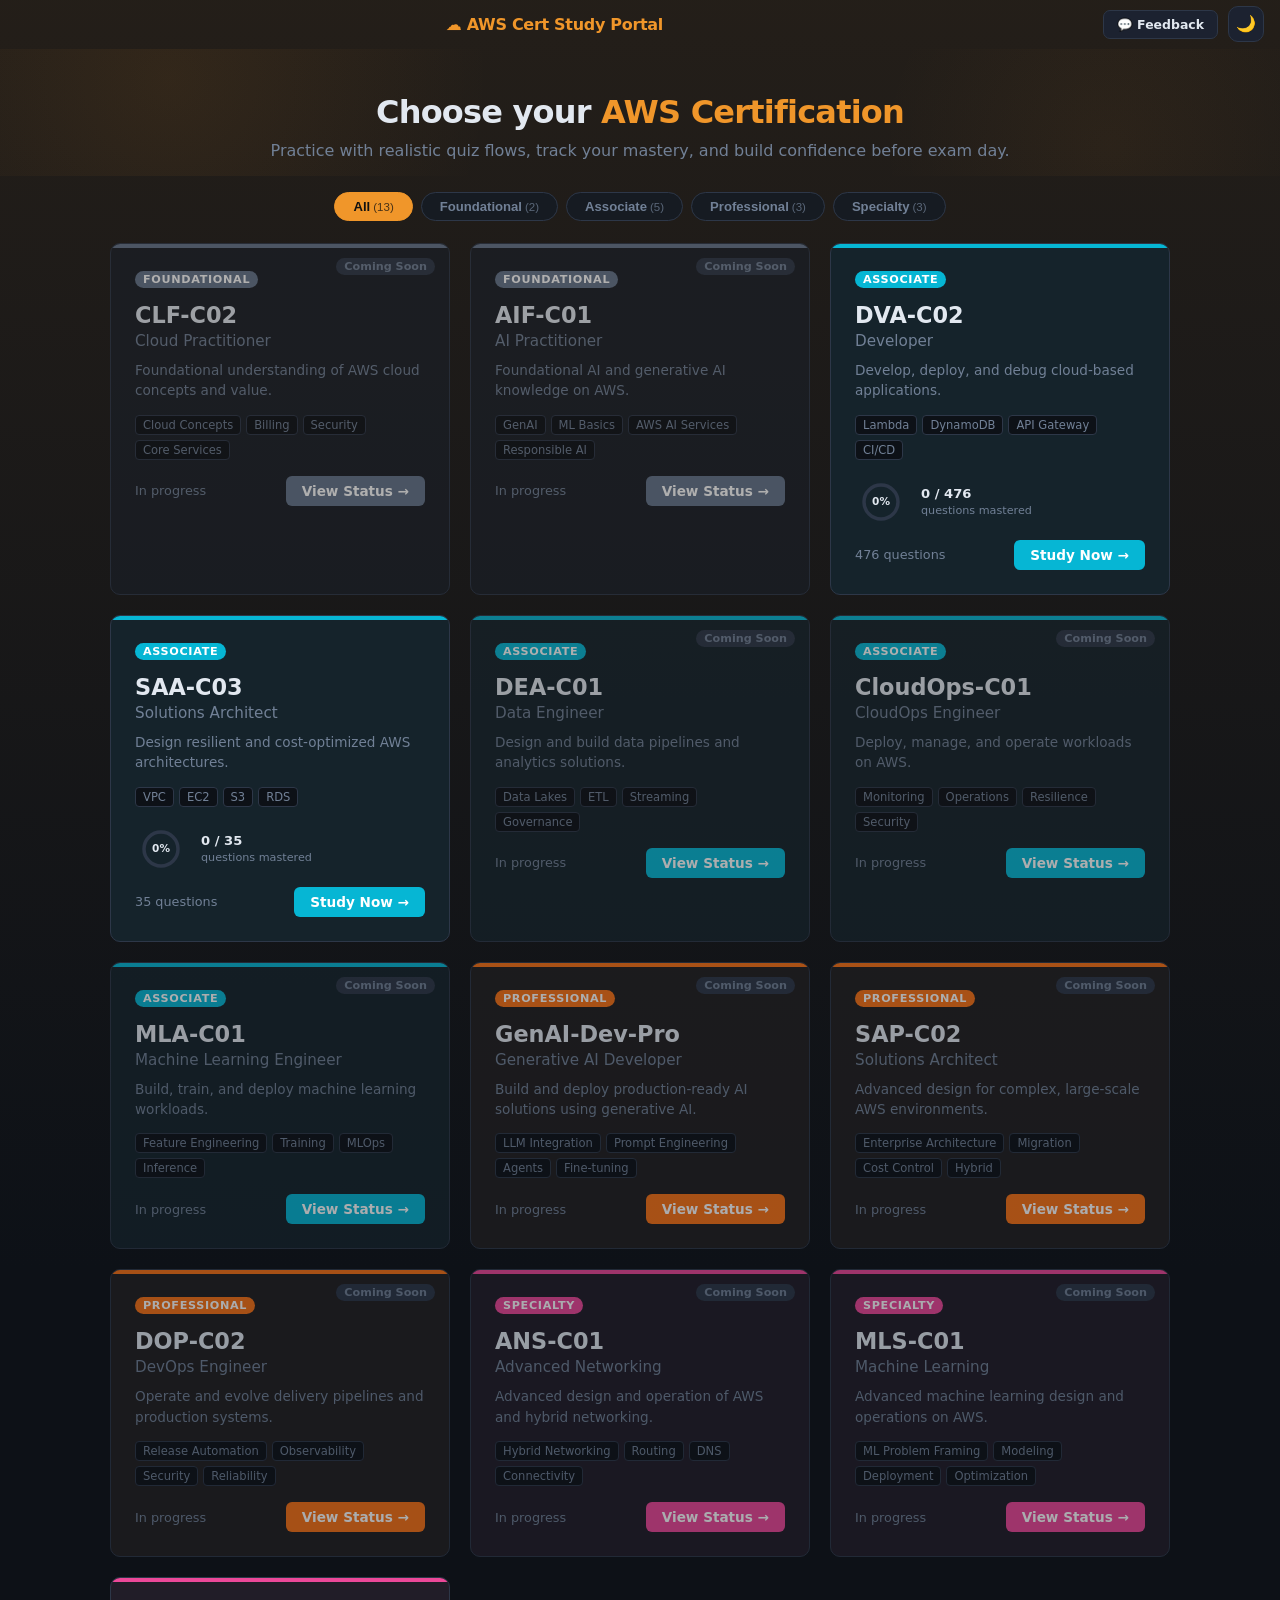
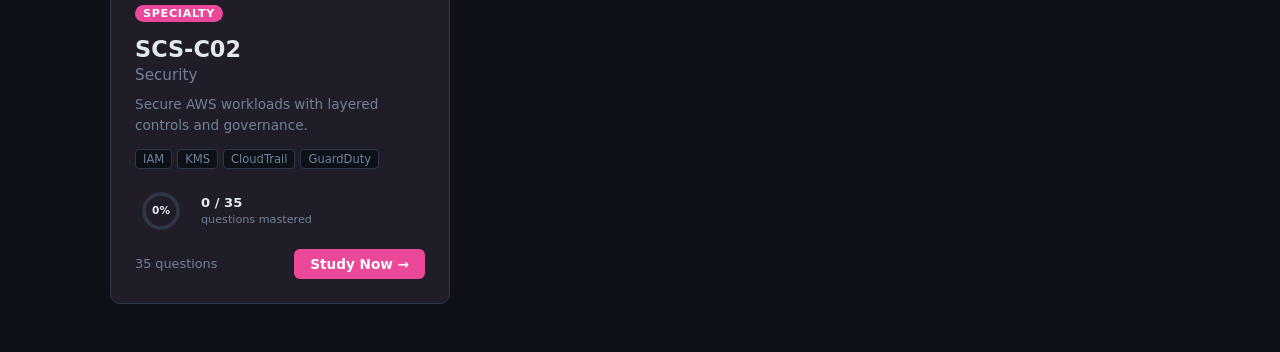
<file: index.html>
<!DOCTYPE html>
<html lang="en">
<head>
<meta charset="UTF-8">
<meta name="viewport" content="width=device-width, initial-scale=1.0">
<title>AWS Cert Study Portal</title>
<link rel="stylesheet" href="style.css">
<link rel="icon" type="image/svg+xml" href="favicon.svg">
<style>
body{background:linear-gradient(180deg,color-mix(in srgb,var(--accent) 10%,var(--bg)) 0%,var(--bg) 65%)}
nav{background:transparent;border-bottom-color:transparent;box-shadow:none}
.portal-hero{text-align:center;padding:44px 24px 16px;position:relative;overflow:hidden}
.portal-hero::before{content:'';position:absolute;width:700px;height:700px;border-radius:50%;background:radial-gradient(circle,rgba(240,150,42,0.08) 0%,transparent 65%);animation:heroFloat 14s ease-in-out infinite;top:-320px;left:-180px;pointer-events:none;z-index:0}
.portal-hero::after{content:'';position:absolute;width:500px;height:500px;border-radius:50%;background:radial-gradient(circle,rgba(240,150,42,0.05) 0%,transparent 65%);animation:heroFloat 14s ease-in-out infinite 7s reverse;bottom:-220px;right:-80px;pointer-events:none;z-index:0}
.portal-hero > *{position:relative;z-index:1}
@keyframes heroFloat{0%,100%{transform:translate(0,0) scale(1)}33%{transform:translate(120px,80px) scale(1.15)}66%{transform:translate(60px,-60px) scale(0.9)}}
.portal-hero h1{font-size:2rem;font-weight:800;margin:0 0 10px;letter-spacing:-0.8px}
.portal-hero h1 span{color:var(--accent)}
.portal-hero p{color:var(--text2);font-size:1rem;margin:0}
.cert-grid{display:grid;grid-template-columns:repeat(auto-fill,minmax(260px,1fr));gap:20px;max-width:1100px;margin:0 auto;padding:0 20px 48px}
.cert-card{background:var(--card);border:1px solid var(--border);border-radius:var(--radius);padding:24px;transition:var(--transition);position:relative;overflow:hidden;text-decoration:none;display:block;color:inherit}
.cert-card:hover{transform:translateY(-3px);box-shadow:0 8px 24px rgba(0,0,0,.18)}
.cert-card::before{content:'';position:absolute;top:0;left:0;right:0;height:4px;background:var(--cert-color)}
.cert-badge{display:inline-block;font-size:0.7rem;font-weight:700;letter-spacing:.06em;text-transform:uppercase;background:var(--cert-color);color:#fff;padding:2px 8px;border-radius:20px;margin-bottom:10px}
.cert-code{font-size:1.4rem;font-weight:800;margin:4px 0}
.cert-name{font-size:0.95rem;color:var(--text2);margin-bottom:10px}
.cert-desc{font-size:0.85rem;color:var(--text2);line-height:1.5;margin-bottom:14px}
.cert-topics{display:flex;flex-wrap:wrap;gap:5px;margin-bottom:16px}
.cert-topic{font-size:0.72rem;background:var(--bg);border:1px solid var(--border);border-radius:4px;padding:2px 7px;color:var(--text2)}
.cert-footer{display:flex;justify-content:space-between;align-items:center;margin-top:4px;gap:10px}
.cert-qcount{font-size:0.8rem;color:var(--text2)}
.cert-cta{background:var(--cert-color);color:#fff;border-radius:6px;padding:7px 16px;font-size:0.85rem;font-weight:600;white-space:nowrap;display:inline-block;transition:var(--transition)}
.cert-card:hover .cert-cta{opacity:.85}
.cert-progress-wrap{margin-bottom:12px}
.prog-ring-row{display:flex;align-items:center;gap:14px}
.prog-ring-wrap{position:relative;display:inline-flex;align-items:center;justify-content:center;width:52px;height:52px;flex-shrink:0}
.prog-ring{display:block}
.prog-ring-bg{fill:none;stroke:var(--border);stroke-width:3.5}
.prog-ring-fill{fill:none;stroke-width:3.5;stroke-linecap:round;transform:rotate(-90deg);transform-origin:50% 50%;transition:stroke-dashoffset 0.9s ease}
.prog-ring-inner{position:absolute;inset:0;display:flex;flex-direction:column;align-items:center;justify-content:center}
.prog-ring-pct{font-size:0.66rem;font-weight:800;color:var(--text);line-height:1.1}
.prog-ring-labels{display:flex;flex-direction:column;gap:3px}
.prog-ring-count{font-size:0.82rem;font-weight:700;color:var(--text)}
.prog-ring-sub{font-size:0.7rem;color:var(--text2)}
.cert-card.coming-soon{opacity:.65}
:root .cert-card{background:color-mix(in srgb, var(--cert-color) 5%, var(--card))}
[data-theme="light"] .cert-card{background:var(--card)}
.coming-soon-badge{position:absolute;top:14px;right:14px;font-size:0.7rem;font-weight:700;background:var(--border);color:var(--text2);padding:2px 8px;border-radius:20px}
.level-filter-bar{display:flex;justify-content:center;gap:8px;padding:16px 20px 22px;flex-wrap:wrap}
.level-pill{background:var(--card);border:1.5px solid var(--border);color:var(--text2);padding:6px 18px;border-radius:999px;cursor:pointer;font-size:0.82rem;font-weight:600;transition:var(--transition);white-space:nowrap}
.level-pill:hover{border-color:var(--accent);color:var(--text)}
.level-pill.active{background:var(--accent);border-color:var(--accent);color:#111}
.level-count{font-size:0.72rem;opacity:0.75;font-weight:500;margin-left:3px}
.portal-feedback-btn{font-size:0.78rem;padding:6px 13px;text-decoration:none;display:inline-flex;align-items:center;gap:5px;vertical-align:middle}
@media(max-width:640px){
  .portal-hero{padding:28px 12px 10px}
  .portal-hero h1{font-size:1.6rem}
  .portal-hero p{font-size:0.92rem}
  .level-filter-bar{justify-content:center;flex-wrap:wrap;overflow:visible;padding:12px 12px 14px;gap:6px}
  .level-pill{padding:5px 11px;font-size:0.76rem;flex:0 0 auto}
  .cert-grid{grid-template-columns:1fr;gap:12px;padding:0 12px 30px}
  .cert-card{padding:16px}
  .cert-code{font-size:1.2rem}
  .cert-badge-img{width:52px}
  .prog-ring-wrap,.prog-ring{width:44px;height:44px}
  .cert-footer{flex-wrap:wrap}
}
</style>
<script>(function(){var t=localStorage.getItem('theme')||'dark';document.documentElement.setAttribute('data-theme',t);})();</script>
</head>
<body>
<nav>
  <div class="nav-top">
    <span class="nav-title-cert">&#x2601; AWS Cert Study Portal</span>
    <a class="btn portal-feedback-btn" href="feedback.html">&#x1F4AC; Feedback</a>
    <button class="theme-toggle" id="theme-toggle" onclick="togglePortalTheme()" title="Toggle light/dark mode">&#x1F319;</button>
  </div>
</nav>
<div class="portal-hero">
  <h1>Choose your <span>AWS Certification</span></h1>
  <p>Practice with realistic quiz flows, track your mastery, and build confidence before exam day.</p>
</div>
<div class="level-filter-bar" id="level-filter-bar"></div>
<div class="cert-grid" id="cert-grid"></div>
<script>
const BD='https://d1.awsstatic.com/onedam/marketing-channels/website/aws/en_US/certification/approved/images/certification-badges/';
const CERTS = [
  { id:'clf-c02', code:'CLF-C02', name:'Cloud Practitioner', level:'Foundational', color:'#64748b', total:0, href:'coming-soon.html?cert=clf-c02', built:false, topics:['Cloud Concepts','Billing','Security','Core Services'], desc:'Foundational understanding of AWS cloud concepts and value.', badge:BD+'450x520_lower.156c60f871fa39a09e89586c7520d404d18d13af.png' },
  { id:'aif-c01', code:'AIF-C01', name:'AI Practitioner', level:'Foundational', color:'#64748b', total:0, href:'coming-soon.html?cert=aif-c01', built:false, topics:['GenAI','ML Basics','AWS AI Services','Responsible AI'], desc:'Foundational AI and generative AI knowledge on AWS.', badge:BD+'1268_AWS_Cert_Template_badges_AI-Practitioner.aab7160e1a9809a5f39199b24ee014bc2598a4d1.png' },
  { id:'dva-c02', code:'DVA-C02', name:'Developer', level:'Associate', color:'#06b6d4', total:476, href:'dva-c02.html', built:true, topics:['Lambda','DynamoDB','API Gateway','CI/CD'], desc:'Develop, deploy, and debug cloud-based applications.', badge:BD+'1268_AWS_Cert_Template_badges_Developer.48b58911afa0d71c5655bbaf91fa5442bcc32f5d.png' },
  { id:'saa-c03', code:'SAA-C03', name:'Solutions Architect', level:'Associate', color:'#06b6d4', total:35, href:'saa-c03.html', built:true, topics:['VPC','EC2','S3','RDS'], desc:'Design resilient and cost-optimized AWS architectures.', badge:BD+'1268_AWS_Cert_Template_badges_Solutions-Architect-Associate.b9f37074b41d1f226d896be5ae25c2d53a3d018a.png' },
  { id:'dea-c01', code:'DEA-C01', name:'Data Engineer', level:'Associate', color:'#06b6d4', total:0, href:'coming-soon.html?cert=dea-c01', built:false, topics:['Data Lakes','ETL','Streaming','Governance'], desc:'Design and build data pipelines and analytics solutions.', badge:BD+'1268_AWS_Cert_Template_badges_Data-Engineer-Associate.9fbc85c55c859477142224b72b9c85e5f652bd32.png' },
  { id:'cloudops-c01', code:'CloudOps-C01', name:'CloudOps Engineer', level:'Associate', color:'#06b6d4', total:0, href:'coming-soon.html?cert=cloudops-c01', built:false, topics:['Monitoring','Operations','Resilience','Security'], desc:'Deploy, manage, and operate workloads on AWS.', badge:BD+'AWS_Cert_Template_badges_CloudOps-Associate.cf2d56533d61c33192dfa167dace6f7ade7ae81d.png' },
  { id:'mla-c01', code:'MLA-C01', name:'Machine Learning Engineer', level:'Associate', color:'#06b6d4', total:0, href:'coming-soon.html?cert=mla-c01', built:false, topics:['Feature Engineering','Training','MLOps','Inference'], desc:'Build, train, and deploy machine learning workloads.', badge:BD+'1268_AWS_Cert_Template_badges_Machine-Learning-Engineer-Associate.a1b26660e12e04d271aa95ca27d0466c05f47267.png' },
  { id:'genai-developer-pro', code:'GenAI-Dev-Pro', name:'Generative AI Developer', level:'Professional', color:'#f97316', total:0, href:'coming-soon.html?cert=genai-developer-pro', built:false, topics:['LLM Integration','Prompt Engineering','Agents','Fine-tuning'], desc:'Build and deploy production-ready AI solutions using generative AI.', badge:BD+'AWS_Cert_Template_badges_Generative-AI-Developer.71272f99ee39092fd6fe7a119330dad479d67ca4.png' },
  { id:'sap-c02', code:'SAP-C02', name:'Solutions Architect', level:'Professional', color:'#f97316', total:0, href:'coming-soon.html?cert=sap-c02', built:false, topics:['Enterprise Architecture','Migration','Cost Control','Hybrid'], desc:'Advanced design for complex, large-scale AWS environments.', badge:BD+'1268_AWS_Cert_Template_badges_Solutions-Architect-Professional.e21d85644aef79d8795c2be140a88f9127cd80bf.png' },
  { id:'dop-c02', code:'DOP-C02', name:'DevOps Engineer', level:'Professional', color:'#f97316', total:0, href:'coming-soon.html?cert=dop-c02', built:false, topics:['Release Automation','Observability','Security','Reliability'], desc:'Operate and evolve delivery pipelines and production systems.', badge:BD+'1268_AWS_Cert_Template_badges_DevOps-Engineer.dca519446f0ce62e25dd4e47fec830c73e7e7393.png' },
  { id:'ans-c01', code:'ANS-C01', name:'Advanced Networking', level:'Specialty', color:'#ec4899', total:0, href:'coming-soon.html?cert=ans-c01', built:false, topics:['Hybrid Networking','Routing','DNS','Connectivity'], desc:'Advanced design and operation of AWS and hybrid networking.', badge:BD+'1268_AWS_Cert_Template_badges_Adv-Networking.a8edc59ae823bcd1775a719791076b3de99cb8ee.png' },
  { id:'mls-c01', code:'MLS-C01', name:'Machine Learning', level:'Specialty', color:'#ec4899', total:0, href:'coming-soon.html?cert=mls-c01', built:false, topics:['ML Problem Framing','Modeling','Deployment','Optimization'], desc:'Advanced machine learning design and operations on AWS.', badge:BD+'AWS-CredlyBadges_Machine-Learning.b7b18deedcc86c5bc96939d3b62b1a3ed8b76c3b.png' },
  { id:'scs-c02', code:'SCS-C02', name:'Security', level:'Specialty', color:'#ec4899', total:35, href:'scs-c02.html', built:true, topics:['IAM','KMS','CloudTrail','GuardDuty'], desc:'Secure AWS workloads with layered controls and governance.', badge:BD+'1268_AWS_Cert_Template_badges_Security.a496af5c816d7d0c62c830f89393ae9ce7b84601.png' }
];

var currentLevel = 'all';

function readProgress(certId){try{var raw=localStorage.getItem('aws-quiz-progress-'+certId);if(!raw)return{mastered:0,seen:0};var p=JSON.parse(raw);var mastered=0,seen=0;for(var key in p){var e=p[key];if(e&&(e.correct>0||e.incorrect>0))seen++;if(e&&e.correct>=1)mastered++;}return{mastered:mastered,seen:seen};}catch(e){return{mastered:0,seen:0};}}

function filterCerts(level) {
  currentLevel = level;
  document.querySelectorAll('.level-pill').forEach(function(p){ p.classList.toggle('active', p.dataset.level === level); });
  buildCards();
}

function buildFilterBar() {
  var bar = document.getElementById('level-filter-bar');
  var levels = ['all','Foundational','Associate','Professional','Specialty'];
  var labels = {all:'All'};
  var counts = {all:CERTS.length};
  levels.slice(1).forEach(function(l){ counts[l] = CERTS.filter(function(c){return c.level===l;}).length; labels[l]=l; });
  bar.innerHTML = levels.map(function(l){
    return '<button class="level-pill'+(l==='all'?' active':'')+'" data-level="'+l+'" onclick="filterCerts(\''+l+'\')">'+
      (l==='all'?'All':l)+'<span class="level-count">('+counts[l]+')</span></button>';
  }).join('');
}

function buildCards(){
  var grid = document.getElementById('cert-grid');
  var list = currentLevel === 'all' ? CERTS : CERTS.filter(function(c){ return c.level === currentLevel; });
  var html = '';
  for(var i=0;i<list.length;i++){
    var cert=list[i];
    var prog=readProgress(cert.id);
    var pct=cert.total>0?Math.round((prog.mastered/cert.total)*100):0;
    var topics=cert.topics.map(function(t){return '<span class="cert-topic">'+t+'</span>';}).join('');
    var C=106.81;var progressHtml=cert.built?('<div class="cert-progress-wrap"><div class="prog-ring-row"><div class="prog-ring-wrap"><svg class="prog-ring" width="52" height="52" viewBox="0 0 52 52"><circle class="prog-ring-bg" cx="26" cy="26" r="17"/><circle class="prog-ring-fill" cx="26" cy="26" r="17" style="stroke:'+cert.color+';stroke-dasharray:'+C+';stroke-dashoffset:'+(C*(1-pct/100)).toFixed(2)+'"/></svg><div class="prog-ring-inner"><span class="prog-ring-pct">'+pct+'%</span></div></div><div class="prog-ring-labels"><span class="prog-ring-count">'+prog.mastered+' / '+cert.total+'</span><span class="prog-ring-sub">questions mastered</span></div></div></div>'):'';
    html+='<a class="cert-card'+(cert.built?'':' coming-soon')+'" href="'+cert.href+'" style="--cert-color:'+cert.color+'">'+
      (!cert.built?'<span class="coming-soon-badge">Coming Soon</span>':'')+
      '<div class="cert-badge">'+cert.level+'</div>'+
      '<div class="cert-code">'+cert.code+'</div>'+
      '<div class="cert-name">'+cert.name+'</div>'+
      '<div class="cert-desc">'+cert.desc+'</div>'+
      '<div class="cert-topics">'+topics+'</div>'+
      progressHtml+
      '<div class="cert-footer">'+
        '<span class="cert-qcount">'+(cert.total>0?cert.total+' questions':'In progress')+'</span>'+
        '<span class="cert-cta">'+(cert.built?'Study Now &rarr;':'View Status &rarr;')+'</span>'+
      '</div>'+
    '</a>';
  }
  grid.innerHTML = html;
}

function togglePortalTheme(){var html=document.documentElement;var current=html.getAttribute('data-theme');var next=current==='dark'?'light':'dark';html.setAttribute('data-theme',next);localStorage.setItem('theme',next);document.getElementById('theme-toggle').textContent=next==='dark'?'🌙':'☀️';}
(function(){var t=localStorage.getItem('theme')||'dark';document.getElementById('theme-toggle').textContent=t==='dark'?'🌙':'☀️';})();
buildFilterBar();
buildCards();
</script>
</body>
</html>
</file>
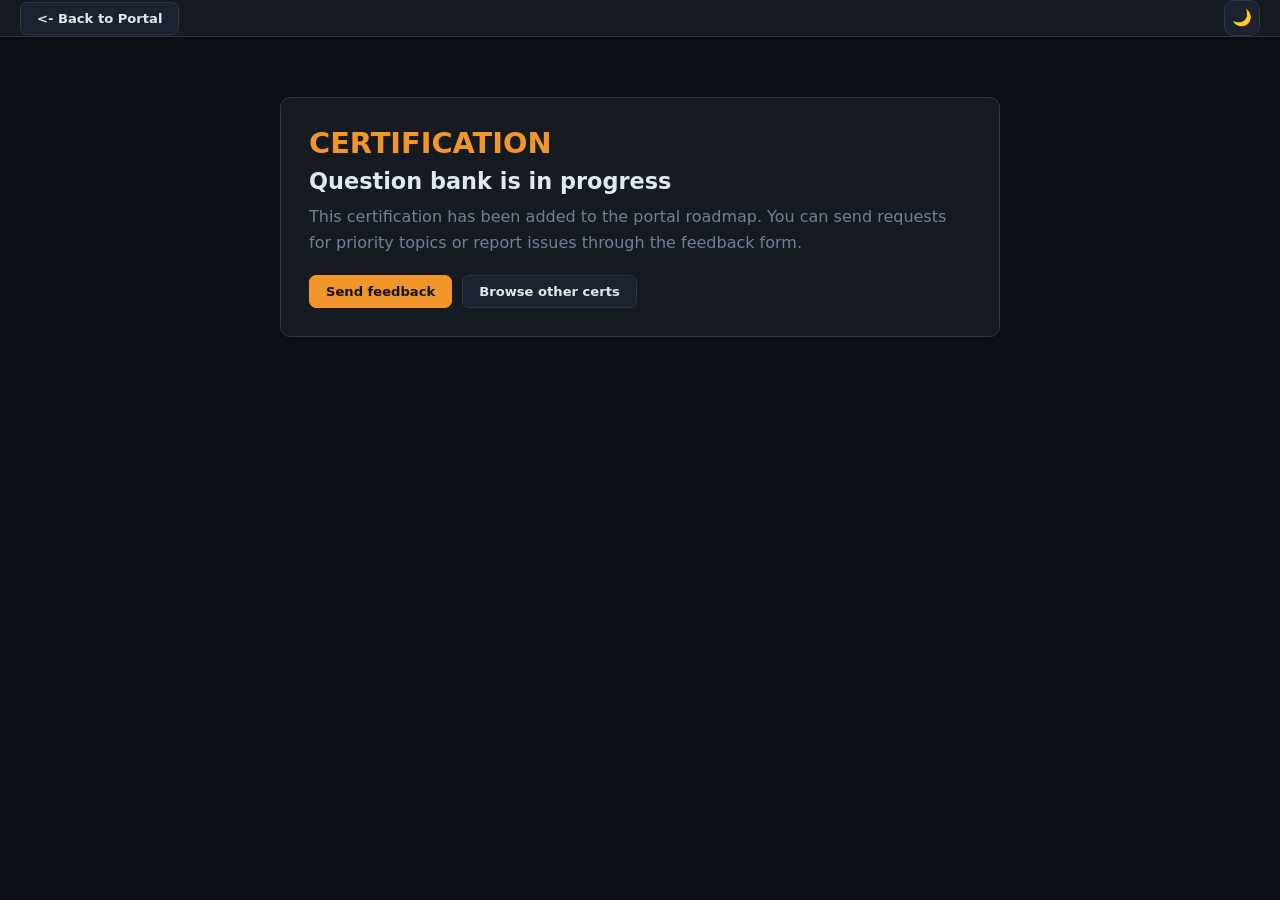
<file: coming-soon.html>
<!DOCTYPE html>
<html lang="en"><head><meta charset="UTF-8"><meta name="viewport" content="width=device-width, initial-scale=1.0"><title>Certification In Progress</title><link rel="stylesheet" href="style.css"><link rel="icon" type="image/svg+xml" href="favicon.svg"><style>.wrap{max-width:760px;margin:60px auto;padding:0 20px}.panel{background:var(--card);border:1px solid var(--border);border-radius:var(--radius);padding:28px;box-shadow:var(--shadow)}.code{font-size:1.8rem;font-weight:800;color:var(--accent);margin-bottom:8px}.desc{color:var(--text2);line-height:1.6;margin-bottom:20px}.actions{display:flex;gap:10px;flex-wrap:wrap}</style><script>(function(){var t=localStorage.getItem('theme')||'dark';document.documentElement.setAttribute('data-theme',t);})();</script></head><body><nav style="display:flex;align-items:center;justify-content:space-between;padding:0 20px"><a class="btn" href="index.html" style="text-decoration:none"><- Back to Portal</a><button class="theme-toggle" id="theme-toggle" onclick="toggleTheme()">🌙</button></nav><div class="wrap"><div class="panel"><div class="code" id="cert-code">Certification</div><h1 style="font-size:1.4rem;margin-bottom:10px">Question bank is in progress</h1><p class="desc">This certification has been added to the portal roadmap. You can send requests for priority topics or report issues through the feedback form.</p><div class="actions"><a class="btn btn-primary" href="feedback.html" style="text-decoration:none">Send feedback</a><a class="btn" href="index.html" style="text-decoration:none">Browse other certs</a></div></div></div><script>function toggleTheme(){var html=document.documentElement;var next=(html.getAttribute('data-theme')==='dark')?'light':'dark';html.setAttribute('data-theme',next);localStorage.setItem('theme',next);document.getElementById('theme-toggle').textContent=next==='dark'?'🌙':'☀️';}(function(){var t=localStorage.getItem('theme')||'dark';document.getElementById('theme-toggle').textContent=t==='dark'?'🌙':'☀️';var p=new URLSearchParams(window.location.search);var cert=p.get('cert')||'Certification';document.getElementById('cert-code').textContent=cert.toUpperCase();})();</script></body></html>
</file>
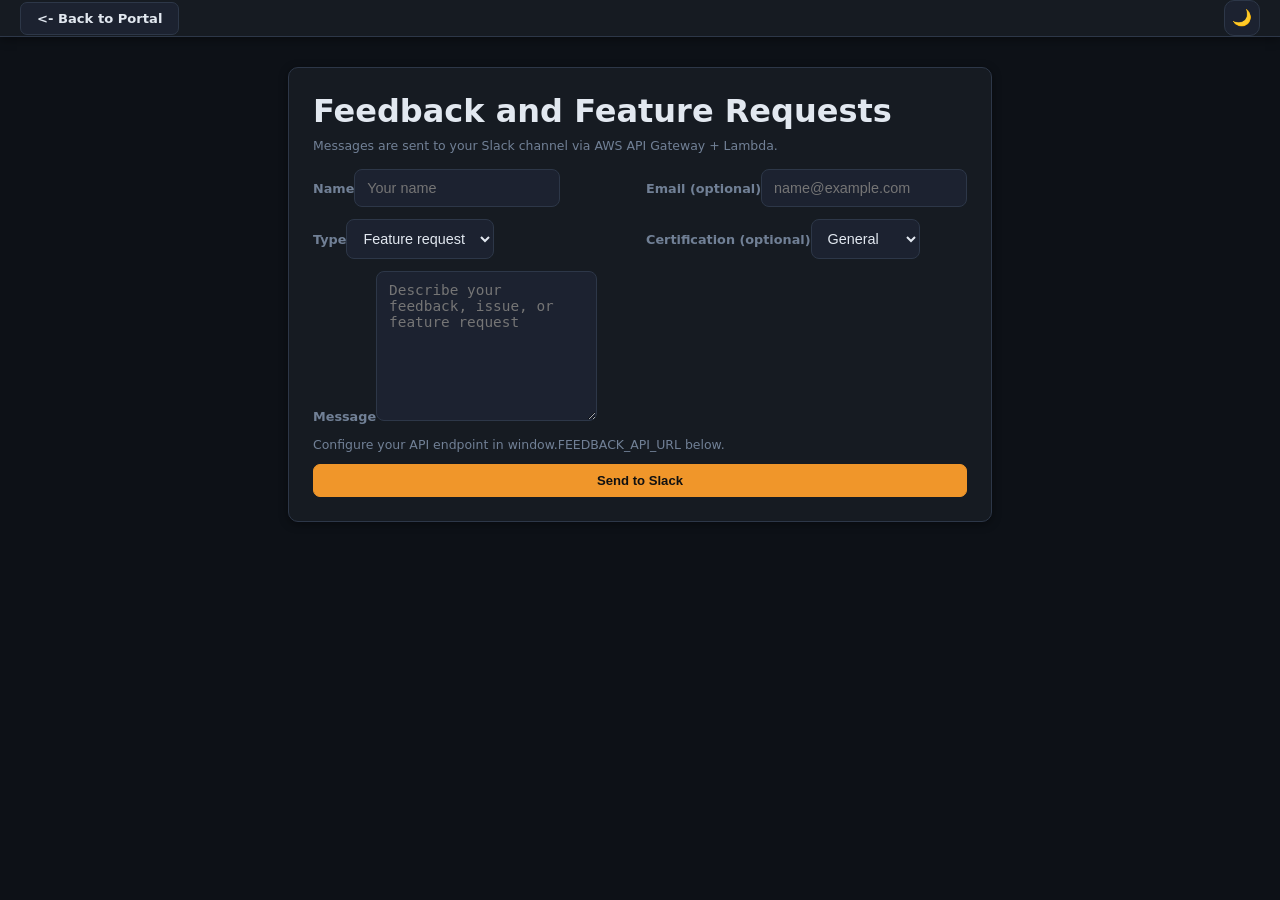
<file: feedback.html>
<!DOCTYPE html>
<html lang="en"><head><meta charset="UTF-8"><meta name="viewport" content="width=device-width, initial-scale=1.0"><title>Feedback and Feature Requests</title><link rel="stylesheet" href="style.css"><link rel="icon" type="image/svg+xml" href="favicon.svg"><style>.wrap{max-width:760px;margin:30px auto;padding:0 20px}.panel{background:var(--card);border:1px solid var(--border);border-radius:var(--radius);padding:24px;box-shadow:var(--shadow)}.form{display:grid;gap:12px}label{font-size:0.8rem;color:var(--text2);font-weight:600}input,select,textarea{background:var(--card2);border:1px solid var(--border);color:var(--text);border-radius:8px;padding:10px 12px;font-size:0.9rem}textarea{min-height:150px;resize:vertical}.help{font-size:0.78rem;color:var(--text2)}.row{display:grid;grid-template-columns:1fr 1fr;gap:12px}@media(max-width:640px){.row{grid-template-columns:1fr}}.ok{background:rgba(56,161,105,0.12);border:1px solid rgba(56,161,105,0.35);padding:10px 12px;border-radius:8px;color:var(--correct)}.err{background:rgba(229,62,62,0.12);border:1px solid rgba(229,62,62,0.35);padding:10px 12px;border-radius:8px;color:var(--wrong)}</style><script>(function(){var t=localStorage.getItem('theme')||'dark';document.documentElement.setAttribute('data-theme',t);})();</script></head><body><nav style="display:flex;align-items:center;justify-content:space-between;padding:0 20px"><a class="btn" href="index.html" style="text-decoration:none"><- Back to Portal</a><button class="theme-toggle" id="theme-toggle" onclick="toggleTheme()">🌙</button></nav><div class="wrap"><div class="panel"><h1 style="margin-bottom:8px">Feedback and Feature Requests</h1><p class="help" style="margin-bottom:16px">Messages are sent to your Slack channel via AWS API Gateway + Lambda.</p><div id="status"></div><form class="form" id="feedback-form"><div class="row"><div><label for="name">Name</label><input id="name" name="name" maxlength="80" placeholder="Your name" required></div><div><label for="email">Email (optional)</label><input id="email" name="email" type="email" maxlength="120" placeholder="name@example.com"></div></div><div class="row"><div><label for="type">Type</label><select id="type" name="type"><option value="feature">Feature request</option><option value="bug">Bug report</option><option value="question">Question</option><option value="other">Other</option></select></div><div><label for="cert">Certification (optional)</label><select id="cert" name="cert"><option value="">General</option><option>DVA-C02</option><option>SAA-C03</option><option>SCS-C02</option><option>CLF-C02</option><option>AIF-C01</option><option>SOA-C02</option><option>DEA-C01</option><option>MLA-C01</option><option>SAP-C02</option><option>DOP-C02</option><option>ANS-C01</option><option>MLS-C01</option></select></div></div><div><label for="message">Message</label><textarea id="message" name="message" maxlength="3000" placeholder="Describe your feedback, issue, or feature request" required></textarea></div><div class="help">Configure your API endpoint in window.FEEDBACK_API_URL below.</div><button class="btn btn-primary" type="submit" id="submit-btn">Send to Slack</button></form></div></div><script>window.FEEDBACK_API_URL='';window.FEEDBACK_API_TOKEN='';function toggleTheme(){var html=document.documentElement;var next=(html.getAttribute('data-theme')==='dark')?'light':'dark';html.setAttribute('data-theme',next);localStorage.setItem('theme',next);document.getElementById('theme-toggle').textContent=next==='dark'?'🌙':'☀️';}(function(){var t=localStorage.getItem('theme')||'dark';document.getElementById('theme-toggle').textContent=t==='dark'?'🌙':'☀️';})();function showStatus(kind,msg){var s=document.getElementById('status');s.className=kind;s.textContent=msg;}document.getElementById('feedback-form').addEventListener('submit',async function(e){e.preventDefault();if(!window.FEEDBACK_API_URL){showStatus('err','Feedback API URL is not configured yet. Open feedback.html and set window.FEEDBACK_API_URL.');return;}var btn=document.getElementById('submit-btn');btn.disabled=true;btn.textContent='Sending...';var payload={name:document.getElementById('name').value.trim(),email:document.getElementById('email').value.trim(),type:document.getElementById('type').value,cert:document.getElementById('cert').value,message:document.getElementById('message').value.trim(),source:'aws-cert-study-portal',page:location.href,ua:navigator.userAgent};try{var headers={'Content-Type':'application/json'};if(window.FEEDBACK_API_TOKEN){headers['x-feedback-token']=window.FEEDBACK_API_TOKEN;}var res=await fetch(window.FEEDBACK_API_URL,{method:'POST',headers:headers,body:JSON.stringify(payload)});var data=await res.json().catch(function(){return {};});if(!res.ok){throw new Error(data.error||('HTTP '+res.status));}showStatus('ok','Message sent successfully. Thanks for the feedback.');document.getElementById('feedback-form').reset();}catch(err){showStatus('err','Could not send feedback: '+err.message);}finally{btn.disabled=false;btn.textContent='Send to Slack';}});</script></body></html>
</file>
<file: style.css>
*,*::before,*::after{box-sizing:border-box;margin:0;padding:0}
:root{
  --bg:#0d1117;--card:#161b22;--card2:#1c2230;--border:#2d3748;
  --accent:#f0962a;--accent2:#d97f1e;--text:#e2e8f0;--text2:#718096;
  --correct:#38a169;--wrong:#e53e3e;--btn:#1c2230;--btn-hover:#2d3748;
  --radius:10px;--shadow:0 2px 10px rgba(0,0,0,0.4);--transition:all 0.18s ease;
}
[data-theme="light"]{
  --bg:#F9F7F3;--card:#ffffff;--card2:#f2ede7;--border:#e0d9d1;
  --accent:#c96f0a;--accent2:#a85c08;--text:#191919;--text2:#726b63;
  --correct:#276749;--wrong:#c53030;--btn:#eae4dd;--btn-hover:#dfd8d0;
  --shadow:0 1px 6px rgba(0,0,0,0.07);
}
body{background:var(--bg);color:var(--text);font-family:'Century Gothic','Trebuchet MS',Futura,system-ui,sans-serif;min-height:100vh;display:flex;flex-direction:column;transition:background 0.25s,color 0.25s}
nav{background:var(--card);border-bottom:1px solid var(--border);position:sticky;top:0;z-index:100;box-shadow:var(--shadow)}
.nav-top{display:flex;align-items:center;padding:0 16px;gap:10px;min-height:48px}
.nav-back{background:none;border:none;color:var(--text2);padding:0;cursor:pointer;font-size:0.82rem;font-weight:500;display:inline-flex;align-items:center;gap:4px;transition:var(--transition);text-decoration:none;white-space:nowrap;flex-shrink:0}
.nav-back:hover{color:var(--accent)}
.nav-title-cert{font-size:1rem;font-weight:800;color:var(--accent);white-space:nowrap;letter-spacing:-0.3px;flex:1;min-width:0;text-align:center;overflow:hidden;text-overflow:ellipsis}
.nav-title-cert .sub{color:var(--text2);font-size:0.72rem;font-weight:500;margin-left:5px}
@media(max-width:768px){.nav-title-cert .sub{display:none}}
.nav-tabs{display:flex;gap:0;overflow-x:auto;scrollbar-width:none;-ms-overflow-style:none;border-top:1px solid var(--border)}
.nav-tabs::-webkit-scrollbar{display:none}
.nav-tab{background:none;border:none;color:var(--text2);padding:12px 16px;cursor:pointer;font-size:0.82rem;font-weight:500;border-bottom:2px solid transparent;transition:var(--transition);white-space:nowrap;flex:1;text-align:center}
.nav-tab:hover{color:var(--text)}
.nav-tab.active{color:var(--accent);border-bottom-color:var(--accent)}
.theme-toggle{background:var(--btn);border:1px solid var(--border);color:var(--text2);width:36px;height:36px;border-radius:10px;cursor:pointer;font-size:1rem;display:inline-flex;align-items:center;justify-content:center;line-height:1;transition:var(--transition);flex-shrink:0}
.theme-toggle:hover{border-color:var(--accent);color:var(--accent)}
/* ── Cert page hero banner (full-width, outside main) ────── */
.cert-hero-banner{width:100%;background:linear-gradient(180deg,color-mix(in srgb,var(--cert-color,var(--accent)) 14%,var(--bg)) 0%,var(--bg) 100%);padding:28px 20px 32px}
.cert-hero-inner{max-width:920px;margin:0 auto;display:flex;align-items:center;gap:24px}
.cert-pg-badge-wrap{width:100px;height:100px;border-radius:18px;flex-shrink:0;background:color-mix(in srgb,var(--cert-color,var(--accent)) 22%,var(--card));display:flex;align-items:center;justify-content:center;box-shadow:0 6px 24px color-mix(in srgb,var(--cert-color,var(--accent)) 35%,transparent)}
.cert-pg-badge{width:82%;height:82%;object-fit:contain}
.cert-pg-info{flex:1;min-width:0}
.cert-pg-level{display:inline-block;font-size:0.65rem;font-weight:700;text-transform:uppercase;letter-spacing:0.08em;background:var(--cert-color,var(--accent));color:#fff;padding:3px 10px;border-radius:999px;margin-bottom:8px}
.cert-pg-code{font-size:1.8rem;font-weight:900;letter-spacing:-1.5px;line-height:1}
.cert-pg-name{font-size:0.9rem;color:var(--text2);margin-top:6px}
/* ── Cert-page color overrides (driven by --cert-color) ─── */
.cert-page .nav-title-cert{color:var(--cert-color,var(--accent))}
.cert-page .nav-tab.active{color:var(--cert-color,var(--accent));border-bottom-color:var(--cert-color,var(--accent))}
.cert-page .stat-card{border-top-color:var(--cert-color,var(--accent))}
.cert-page .stat-val{color:var(--cert-color,var(--accent))}
.cert-page .progress-fill{background:linear-gradient(90deg,var(--cert-color,var(--accent)),color-mix(in srgb,var(--cert-color,var(--accent)) 65%,#fff))}
.cert-page .btn-primary{background:var(--cert-color,var(--accent));border-color:var(--cert-color,var(--accent));color:#fff}
.cert-page .btn-primary:hover{background:color-mix(in srgb,var(--cert-color,var(--accent)) 80%,#000);border-color:color-mix(in srgb,var(--cert-color,var(--accent)) 80%,#000)}
.cert-page .action-card:hover{border-color:var(--cert-color,var(--accent));border-top-color:var(--cert-color,var(--accent))}
.cert-page .pill.selected{background:var(--cert-color,var(--accent));border-color:var(--cert-color,var(--accent))}
.cert-page .nav-tab:hover{color:var(--cert-color,var(--accent))}
@media(max-width:560px){.cert-hero-banner{padding:20px 12px 24px}.cert-pg-badge-wrap{width:72px;height:72px;border-radius:12px}.cert-pg-code{font-size:1.4rem}}
main{flex:1;padding:24px 20px;max-width:920px;margin:0 auto;width:100%}
.tab-panel{display:none}
.tab-panel.active{display:block}
.card{background:var(--card);border:1px solid var(--border);border-radius:var(--radius);padding:20px;box-shadow:var(--shadow)}
.card+.card{margin-top:14px}
.stats-grid{display:grid;grid-template-columns:repeat(3,1fr);gap:12px;margin-bottom:22px}
@media(max-width:480px){.stats-grid{grid-template-columns:1fr 1fr}}
.stat-card{background:var(--card);border:1px solid var(--border);border-radius:var(--radius);padding:20px 16px;text-align:center;box-shadow:var(--shadow);border-top:3px solid var(--accent)}
.stat-val{font-size:2rem;font-weight:800;color:var(--accent);letter-spacing:-1px}
.stat-lbl{font-size:0.7rem;color:var(--text2);margin-top:4px;font-weight:600;text-transform:uppercase;letter-spacing:0.6px}
.progress-bar{background:var(--card2);border-radius:999px;height:7px;overflow:hidden;margin:8px 0}
.progress-fill{background:linear-gradient(90deg,var(--accent),var(--accent2));height:100%;border-radius:999px;transition:width 0.5s ease}
.home-actions{display:grid;grid-template-columns:1fr 1fr;gap:12px;margin-top:22px}
@media(max-width:480px){.home-actions{grid-template-columns:1fr}}
.action-card{background:var(--card);border:1px solid var(--border);border-radius:var(--radius);padding:22px 18px;text-align:center;cursor:pointer;transition:var(--transition);box-shadow:var(--shadow);border-top:3px solid var(--border)}
.action-card:hover{border-color:var(--accent);border-top-color:var(--accent);transform:translateY(-2px);box-shadow:0 6px 20px rgba(0,0,0,0.2)}
.action-emoji{font-size:1.8rem;margin-bottom:10px}
.action-title{font-weight:700;font-size:0.9rem;margin-bottom:4px}
.action-desc{font-size:0.78rem;color:var(--text2);line-height:1.5}
.service-grid{display:grid;grid-template-columns:repeat(auto-fill,minmax(280px,1fr));gap:12px}
.service-card{background:var(--card);border:1px solid var(--border);border-radius:var(--radius);padding:18px;box-shadow:var(--shadow)}
.service-header{display:flex;align-items:center;gap:10px;margin-bottom:10px}
.service-emoji{font-size:1.5rem}
.service-name{font-size:0.95rem;font-weight:700;color:var(--accent)}
.service-desc{font-size:0.8rem;color:var(--text2);line-height:1.6;margin-bottom:10px}
.service-bullets{list-style:none;margin-bottom:12px}
.service-bullets li{font-size:0.78rem;color:var(--text);padding:2px 0 2px 14px;position:relative;line-height:1.5}
.service-bullets li::before{content:'›';position:absolute;left:0;color:var(--accent);font-weight:700;font-size:1rem;line-height:1.3}
.quiz-setup{max-width:580px;margin:0 auto}
.quiz-setup h2{font-size:1.2rem;font-weight:700;margin-bottom:22px;letter-spacing:-0.3px}
.option-group{margin-bottom:18px}
.option-group label{display:block;font-size:0.7rem;font-weight:700;color:var(--text2);margin-bottom:8px;text-transform:uppercase;letter-spacing:0.8px}
.option-pills{display:flex;flex-wrap:wrap;gap:6px}
.pill{background:var(--card2);border:1.5px solid var(--border);color:var(--text2);padding:6px 14px;border-radius:999px;cursor:pointer;font-size:0.8rem;font-weight:500;transition:var(--transition);user-select:none}
.pill:hover{border-color:var(--accent);color:var(--text)}
.pill.selected{background:var(--accent);border-color:var(--accent);color:#111;font-weight:700}
.quiz-active{max-width:700px;margin:0 auto}
.quiz-header{display:flex;justify-content:space-between;align-items:center;margin-bottom:14px;flex-wrap:wrap;gap:8px}
.quiz-progress-text{font-size:0.8rem;color:var(--text2);font-weight:500}
.quiz-score{font-size:0.85rem;font-weight:700;color:var(--accent)}
.timer{font-size:0.85rem;font-weight:700;color:var(--wrong);background:rgba(229,62,62,0.1);padding:4px 12px;border-radius:999px;border:1px solid rgba(229,62,62,0.25)}
.timer.ok{color:var(--accent);background:rgba(240,150,42,0.1);border-color:rgba(240,150,42,0.3)}
.question-card{background:var(--card);border:1px solid var(--border);border-radius:var(--radius);padding:24px;margin-bottom:12px;box-shadow:var(--shadow)}
.question-num{font-size:0.7rem;color:var(--text2);margin-bottom:10px;font-weight:700;text-transform:uppercase;letter-spacing:0.6px}
.question-text{font-size:0.95rem;line-height:1.75;font-weight:500;margin-bottom:18px}
.answers{display:flex;flex-direction:column;gap:7px}
.answer-btn{background:var(--card2);border:1.5px solid var(--border);color:var(--text);padding:11px 16px;border-radius:8px;cursor:pointer;font-size:0.85rem;text-align:left;transition:var(--transition);line-height:1.5}
.answer-btn:hover:not(:disabled){border-color:var(--accent);background:var(--btn-hover)}
.answer-btn.correct{border-color:var(--correct)!important;background:rgba(56,161,105,0.12)!important;color:var(--correct)!important}
.answer-btn.wrong{border-color:var(--wrong)!important;background:rgba(229,62,62,0.12)!important;color:var(--wrong)!important}
.answer-btn.sel-multi{border-color:var(--accent);background:rgba(240,150,42,0.1)}
.answer-btn:disabled{cursor:default}
.feedback{padding:11px 16px;border-radius:8px;margin-top:10px;font-size:0.82rem;font-weight:600}
.feedback.correct{background:rgba(56,161,105,0.1);border:1px solid rgba(56,161,105,0.35);color:var(--correct)}
.feedback.wrong{background:rgba(229,62,62,0.1);border:1px solid rgba(229,62,62,0.35);color:var(--wrong)}
.info-btn{background:none;border:1px solid var(--border);color:var(--text2);width:22px;height:22px;border-radius:50%;cursor:pointer;font-size:0.7rem;display:inline-flex;align-items:center;justify-content:center;transition:var(--transition);vertical-align:middle;margin-left:6px;flex-shrink:0}
.info-btn:hover{border-color:var(--accent);color:var(--accent)}
.next-btn-wrap{text-align:right;margin-top:12px}
.result-card{background:var(--card);border:1px solid var(--border);border-radius:14px;padding:36px 28px;text-align:center;max-width:420px;margin:0 auto;box-shadow:var(--shadow)}
.result-score{font-size:4rem;font-weight:900;color:var(--accent);line-height:1;letter-spacing:-2px}
.result-label{font-size:1.05rem;font-weight:700;margin:10px 0 6px}
.result-pass{color:var(--correct)}
.result-fail{color:var(--wrong)}
.result-sub{color:var(--text2);font-size:0.82rem;margin-bottom:24px}
.flash-controls{display:flex;align-items:center;gap:10px;margin-bottom:20px;flex-wrap:wrap}
.flash-wrap{perspective:1000px;max-width:580px;margin:0 auto 20px}
.flash-card{width:100%;min-height:260px;border-radius:14px;cursor:pointer;position:relative;transform-style:preserve-3d;transition:transform 0.45s cubic-bezier(0.4,0,0.2,1)}
.flash-card.flipped{transform:rotateY(180deg)}
.flash-face{position:absolute;width:100%;min-height:260px;backface-visibility:hidden;-webkit-backface-visibility:hidden;border-radius:14px;padding:28px;display:flex;flex-direction:column;justify-content:center;align-items:center;text-align:center;border:1.5px solid var(--border);box-shadow:var(--shadow)}
.flash-front{background:var(--card);border-color:var(--accent)}
.flash-back{background:var(--card2);transform:rotateY(180deg);border-color:var(--correct)}
.flash-hint{font-size:0.68rem;color:var(--text2);margin-top:auto;padding-top:12px;text-transform:uppercase;letter-spacing:0.5px}
.flash-q{font-size:0.9rem;line-height:1.75;font-weight:500}
.flash-a{font-size:0.9rem;line-height:1.6;color:var(--correct);font-weight:600}
.flash-nav{display:flex;justify-content:center;align-items:center;gap:14px;margin-top:12px}
.flash-counter{font-size:0.82rem;color:var(--text2);min-width:80px;text-align:center;font-weight:500}
.modal-overlay{position:fixed;inset:0;background:rgba(0,0,0,0.6);backdrop-filter:blur(4px);display:flex;align-items:center;justify-content:center;z-index:200;padding:20px}
.modal-overlay.hidden{display:none}
.modal-box{background:var(--card);border:1px solid var(--border);border-radius:14px;padding:26px;max-width:460px;width:100%;max-height:80vh;overflow-y:auto;box-shadow:0 20px 50px rgba(0,0,0,0.4)}
.modal-title{font-size:1.05rem;font-weight:700;color:var(--accent);margin-bottom:10px}
.modal-desc{font-size:0.82rem;line-height:1.75;color:var(--text2);margin-bottom:16px;white-space:pre-line}
.modal-link{color:var(--accent);text-decoration:none;font-size:0.8rem;font-weight:500}
.modal-link:hover{text-decoration:underline}
.modal-close{float:right;background:none;border:none;color:var(--text2);font-size:1.1rem;cursor:pointer;margin-top:-4px;padding:4px 6px;border-radius:6px;transition:var(--transition)}
.modal-close:hover{color:var(--text);background:var(--card2)}
.topic-select{background:var(--card2);border:1.5px solid var(--border);color:var(--text);padding:7px 10px;border-radius:7px;font-size:0.8rem;cursor:pointer;transition:var(--transition)}
.topic-select:hover,.topic-select:focus{border-color:var(--accent);outline:none}
h2.section-title{font-size:1.2rem;font-weight:700;margin-bottom:18px;letter-spacing:-0.3px}
h2.section-title .hl{color:var(--accent)}
.mt-16{margin-top:16px}
.mt-24{margin-top:24px}
.text-muted{color:var(--text2);font-size:0.8rem}
.badge-pill{background:rgba(240,150,42,0.12);color:var(--accent);padding:2px 9px;border-radius:999px;font-size:0.7rem;font-weight:700;display:inline-block;letter-spacing:0.3px;text-transform:uppercase}
.btn{background:var(--btn);border:1.5px solid var(--border);color:var(--text);padding:8px 16px;border-radius:7px;cursor:pointer;font-size:0.82rem;font-weight:600;transition:var(--transition);display:inline-block}
.btn:hover{background:var(--btn-hover);border-color:var(--accent)}
.btn-primary{background:var(--accent);border-color:var(--accent);color:#111;font-weight:700}
.btn-primary:hover{background:var(--accent2);border-color:var(--accent2)}
.btn-sm{padding:5px 12px;font-size:0.75rem}
.weak-topic-tag{background:rgba(229,62,62,0.1);color:var(--wrong);border:1px solid rgba(229,62,62,0.25);padding:2px 9px;border-radius:999px;font-size:0.72rem;font-weight:700;white-space:nowrap}
.weak-topic-none{color:var(--text2);font-size:0.75rem}

@media(max-width:640px){
  .nav-top{padding:0 12px;min-height:44px;gap:8px}
  .nav-title-cert{font-size:0.92rem}
  .nav-title-cert .sub{display:none}
  .nav-badge-img{width:24px}
  .nav-tab{padding:10px 8px;font-size:0.76rem}
  main{padding:18px 12px}
  .question-card{padding:16px}
  .result-card{padding:24px 16px}
  .flash-face{padding:20px}
}
</file>
